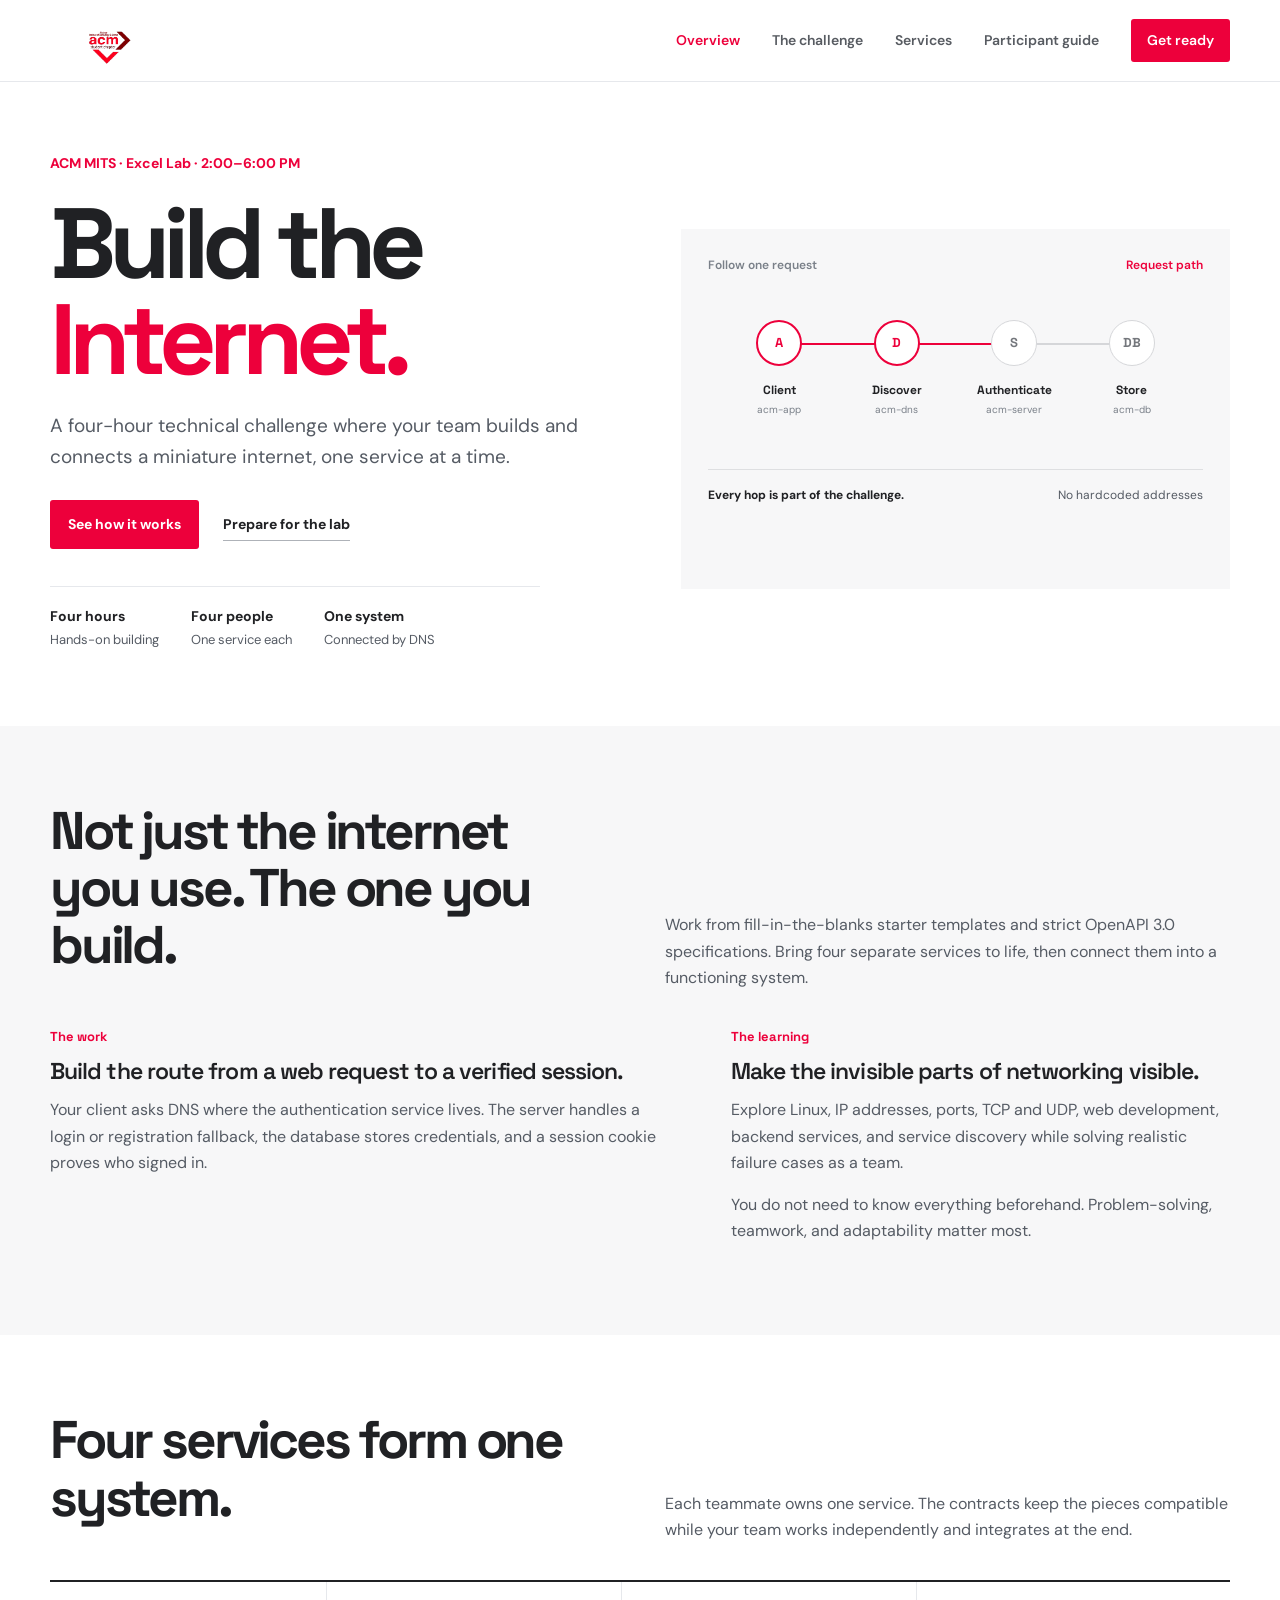
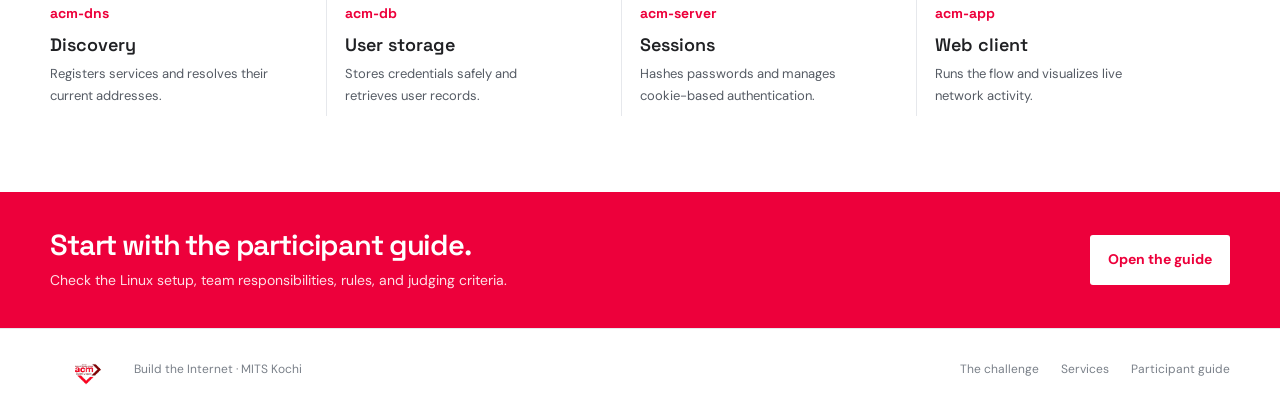
<file: index.html>
<!doctype html>
<html lang="en"><head><meta charset="utf-8"><meta name="viewport" content="width=device-width,initial-scale=1"><meta name="description" content="Build and connect a mini internet in a four-hour, hands-on networking challenge at MITS Kochi."><title>Build the Internet | ACM MITS</title><link rel="icon" href="acm_logo.png"><link rel="stylesheet" href="site.css"></head><body>
<header class="masthead"><div class="wrap masthead-inner"><a class="brand" href="index.html" aria-label="Build the Internet home"><img src="acm_logo.png" alt="ACM Student Chapter, MITS"></a><nav class="nav" aria-label="Main navigation"><a href="index.html" aria-current="page">Overview</a><a href="experience.html">The challenge</a><a href="services.html">Services</a><a href="participants.html">Participant guide</a><a class="nav-action" href="participants.html#prepare">Get ready</a></nav></div></header>
<main><section class="wrap hero"><div class="hero-copy"><p class="context">ACM MITS · Excel Lab · 2:00–6:00 PM</p><h1>Build the <span class="red">Internet.</span></h1><p class="hero-lead">A four-hour technical challenge where your team builds and connects a miniature internet, one service at a time.</p><div class="hero-acts"><a class="button" href="experience.html">See how it works</a><a class="underlink" href="participants.html">Prepare for the lab</a></div><div class="facts"><div class="fact"><b>Four hours</b>Hands-on building</div><div class="fact"><b>Four people</b>One service each</div><div class="fact"><b>One system</b>Connected by DNS</div></div></div>
<div class="trace" role="img" aria-label="A request moves from the web client through DNS to authentication and the database"><div class="trace-head"><span>Follow one request</span><span>Request path</span></div><div class="trace-map"><div class="trace-line"></div><div class="trace-stops"><div class="trace-stop active"><i>A</i><b>Client</b><small>acm-app</small></div><div class="trace-stop active"><i>D</i><b>Discover</b><small>acm-dns</small></div><div class="trace-stop"><i>S</i><b>Authenticate</b><small>acm-server</small></div><div class="trace-stop"><i>DB</i><b>Store</b><small>acm-db</small></div></div></div><div class="trace-caption"><strong>Every hop is part of the challenge.</strong><span>No hardcoded addresses</span></div></div></section>
<section class="section soft"><div class="wrap"><div class="intro-row"><h2 class="section-title">Not just the internet you use. The one you build.</h2><p class="section-intro">Work from fill-in-the-blanks starter templates and strict OpenAPI 3.0 specifications. Bring four separate services to life, then connect them into a functioning system.</p></div><div class="story-grid"><div><div class="story-index">The work</div><h3>Build the route from a web request to a verified session.</h3><p>Your client asks DNS where the authentication service lives. The server handles a login or registration fallback, the database stores credentials, and a session cookie proves who signed in.</p></div><div><div class="story-index">The learning</div><h3>Make the invisible parts of networking visible.</h3><p>Explore Linux, IP addresses, ports, TCP and UDP, web development, backend services, and service discovery while solving realistic failure cases as a team.</p><p>You do not need to know everything beforehand. Problem-solving, teamwork, and adaptability matter most.</p></div></div></div></section>
<section class="section"><div class="wrap"><div class="intro-row"><h2 class="section-title">Four services form one system.</h2><p class="section-intro">Each teammate owns one service. The contracts keep the pieces compatible while your team works independently and integrates at the end.</p></div><div class="service-strip"><article class="service-item"><code>acm-dns</code><h3>Discovery</h3><p>Registers services and resolves their current addresses.</p></article><article class="service-item"><code>acm-db</code><h3>User storage</h3><p>Stores credentials safely and retrieves user records.</p></article><article class="service-item"><code>acm-server</code><h3>Sessions</h3><p>Hashes passwords and manages cookie-based authentication.</p></article><article class="service-item"><code>acm-app</code><h3>Web client</h3><p>Runs the flow and visualizes live network activity.</p></article></div></div></section>
<section class="band"><div class="wrap band-inner"><div><h2>Start with the participant guide.</h2><p>Check the Linux setup, team responsibilities, rules, and judging criteria.</p></div><a class="button" href="participants.html">Open the guide</a></div></section></main>
<footer class="footer"><div class="wrap footer-inner"><span class="footer-brand"><img src="acm_logo.png" alt="ACM MITS">Build the Internet · MITS Kochi</span><nav class="footer-links" aria-label="Footer navigation"><a href="experience.html">The challenge</a><a href="services.html">Services</a><a href="participants.html">Participant guide</a></nav></div></footer></body></html>
</file>
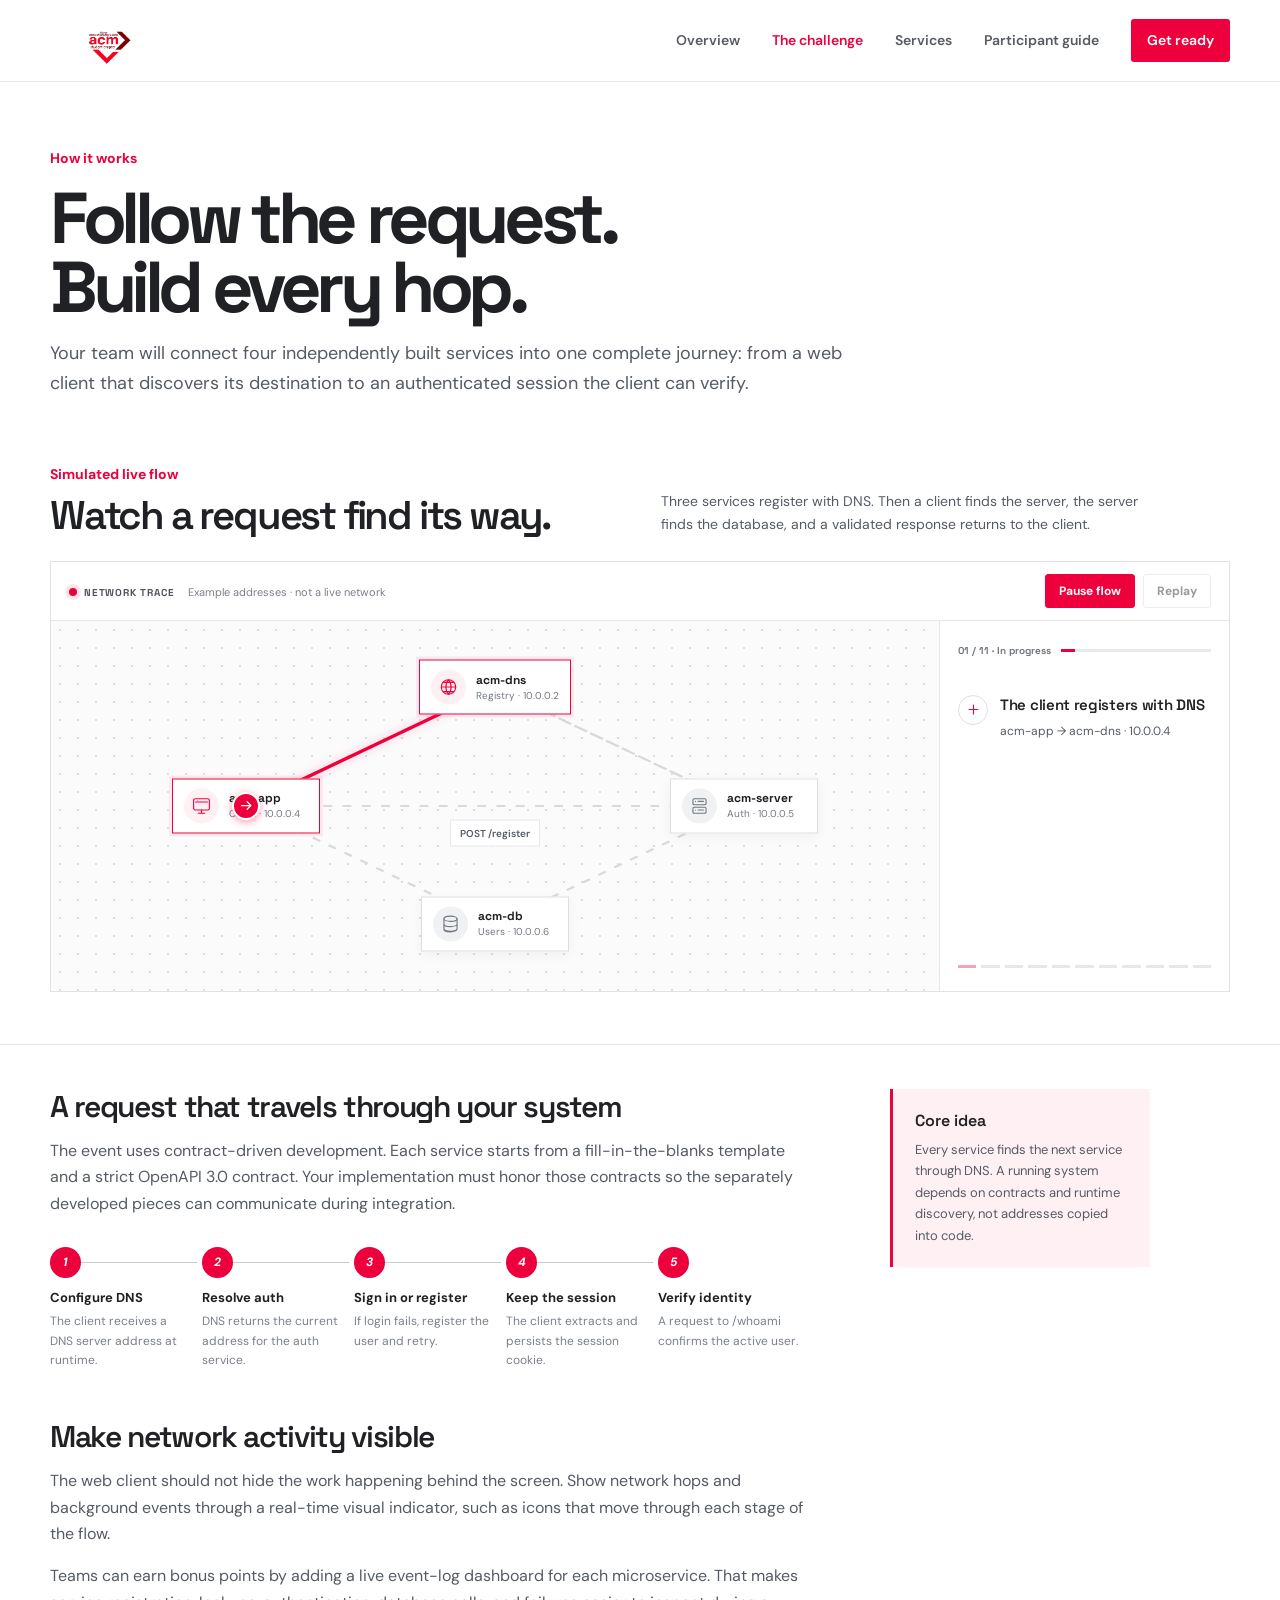
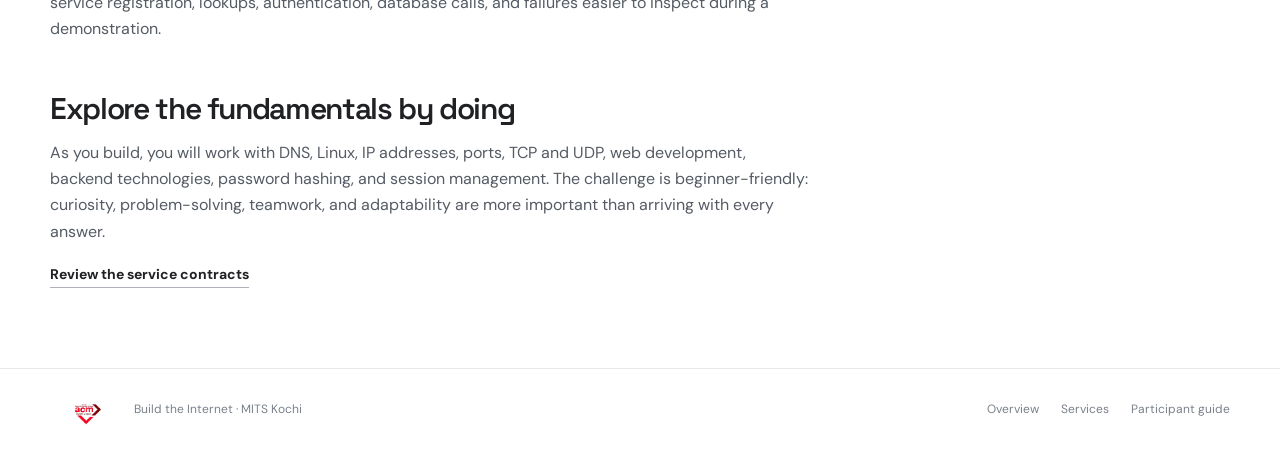
<file: experience.html>
<!doctype html>
<html lang="en"><head><meta charset="utf-8"><meta name="viewport" content="width=device-width,initial-scale=1"><meta name="description" content="Learn how the Build the Internet challenge connects four microservices into a working network flow."><title>The challenge | Build the Internet</title><link rel="icon" href="acm_logo.png"><link rel="stylesheet" href="site.css"></head><body>
<header class="masthead"><div class="wrap masthead-inner"><a class="brand" href="index.html" aria-label="Build the Internet home"><img src="acm_logo.png" alt="ACM Student Chapter, MITS"></a><nav class="nav" aria-label="Main navigation"><a href="index.html">Overview</a><a href="experience.html" aria-current="page">The challenge</a><a href="services.html">Services</a><a href="participants.html">Participant guide</a><a class="nav-action" href="participants.html#prepare">Get ready</a></nav></div></header>
<main><section class="wrap page-intro"><p class="context">How it works</p><h1 class="page-title">Follow the request. Build every hop.</h1><p class="page-lead">Your team will connect four independently built services into one complete journey: from a web client that discovers its destination to an authenticated session the client can verify.</p></section>
<section class="wrap simulation-section" aria-labelledby="simulation-title"><div class="simulation-heading"><div><p class="context">Simulated live flow</p><h2 id="simulation-title">Watch a request find its way.</h2></div><p>Three services register with DNS. Then a client finds the server, the server finds the database, and a validated response returns to the client.</p></div>
<div class="simulation" data-simulation><div class="sim-top"><div><span class="sim-live"><i></i>NETWORK TRACE</span><span class="sim-ip-note">Example addresses · not a live network</span></div><div class="sim-controls"><button class="sim-button sim-play" type="button">Play flow</button><button class="sim-button sim-replay" type="button" disabled>Replay</button></div></div>
<div class="sim-content"><div class="network-map" role="group" aria-label="Animated network map showing the app, DNS, server, and database"><svg class="map-wires" viewBox="0 0 600 360" preserveAspectRatio="none" aria-hidden="true"><path d="M132 180 L300 65 L468 180 L300 295 Z M300 65 L468 180 M132 180 L468 180" fill="none" stroke="#d7d9dd" stroke-width="2" stroke-dasharray="6 7"/><path class="active-wire" d="M132 180 L300 65" fill="none" stroke="#ed003b" stroke-width="3" stroke-linecap="round"/></svg>
<div class="map-node client-node" data-node="client"><div class="node-symbol"><svg viewBox="0 0 32 32" aria-hidden="true"><rect x="4" y="5" width="24" height="17" rx="2.5"/><path d="M11 27h10M16 22v5M7 10h18"/><circle cx="10" cy="8" r=".7" fill="currentColor" stroke="none"/></svg></div><div><strong>acm-app</strong><small>Client · 10.0.0.4</small></div><span class="node-state" aria-hidden="true"></span></div>
<div class="map-node dns-node" data-node="dns"><div class="node-symbol"><svg viewBox="0 0 32 32" aria-hidden="true"><circle cx="16" cy="16" r="11"/><path d="M5 16h22M16 5c3 3 4 7 4 11s-1 8-4 11c-3-3-4-7-4-11s1-8 4-11Z"/><path d="M8 9h16M8 23h16"/></svg></div><div><strong>acm-dns</strong><small>Registry · 10.0.0.2</small></div><span class="node-state" aria-hidden="true"></span></div>
<div class="map-node server-node" data-node="server"><div class="node-symbol"><svg viewBox="0 0 32 32" aria-hidden="true"><rect x="6" y="5" width="20" height="9" rx="2"/><rect x="6" y="18" width="20" height="9" rx="2"/><path d="M10 9h.1M14 9h8M10 22h.1M14 22h8"/></svg></div><div><strong>acm-server</strong><small>Auth · 10.0.0.5</small></div><span class="node-state" aria-hidden="true"></span></div>
<div class="map-node db-node" data-node="db"><div class="node-symbol"><svg viewBox="0 0 32 32" aria-hidden="true"><ellipse cx="16" cy="8" rx="10" ry="4"/><path d="M6 8v16c0 2.2 4.5 4 10 4s10-1.8 10-4V8M6 16c0 2.2 4.5 4 10 4s10-1.8 10-4M6 23c0 2.2 4.5 4 10 4s10-1.8 10-4"/></svg></div><div><strong>acm-db</strong><small>Users · 10.0.0.6</small></div><span class="node-state" aria-hidden="true"></span></div>
<div class="flow-packet" aria-hidden="true"><svg viewBox="0 0 24 24"><path d="M4 12h15m-6-6 6 6-6 6"/></svg></div><div class="map-toast" aria-hidden="true"></div></div>
<div class="sim-log"><div class="sim-progress"><span class="step-count" aria-live="off">Ready to begin</span><div class="progress-track"><i></i></div></div><div class="sim-event" role="status" aria-live="polite"><span class="event-icon"><svg viewBox="0 0 24 24" aria-hidden="true"><path d="M12 5v14M5 12h14"/></svg></span><div><strong>Start the simulation</strong><p>The services will register their addresses before the request begins.</p></div></div><ol class="step-rail" aria-label="Simulation progress"><li></li><li></li><li></li><li></li><li></li><li></li><li></li><li></li><li></li><li></li><li></li></ol></div></div><noscript><p class="sim-fallback">The live animation needs JavaScript. The request sequence is: services register with DNS; the client looks up the server; the server looks up the database; the database returns user data; the server validates it and returns success to the client.</p></noscript></div></section>
<div class="page-rule"></div><section class="wrap body-grid"><article class="article"><h2>A request that travels through your system</h2><p>The event uses contract-driven development. Each service starts from a fill-in-the-blanks template and a strict OpenAPI 3.0 contract. Your implementation must honor those contracts so the separately developed pieces can communicate during integration.</p><div class="flow" aria-label="Request flow, in order"><div class="flow-item"><i class="num">1</i><strong>Configure DNS</strong><span>The client receives a DNS server address at runtime.</span></div><div class="flow-item"><i class="num">2</i><strong>Resolve auth</strong><span>DNS returns the current address for the auth service.</span></div><div class="flow-item"><i class="num">3</i><strong>Sign in or register</strong><span>If login fails, register the user and retry.</span></div><div class="flow-item"><i class="num">4</i><strong>Keep the session</strong><span>The client extracts and persists the session cookie.</span></div><div class="flow-item"><i class="num">5</i><strong>Verify identity</strong><span>A request to /whoami confirms the active user.</span></div></div><h2>Make network activity visible</h2><p>The web client should not hide the work happening behind the screen. Show network hops and background events through a real-time visual indicator, such as icons that move through each stage of the flow.</p><p>Teams can earn bonus points by adding a live event-log dashboard for each microservice. That makes service registration, lookups, authentication, database calls, and failures easier to inspect during a demonstration.</p><h2>Explore the fundamentals by doing</h2><p>As you build, you will work with DNS, Linux, IP addresses, ports, TCP and UDP, web development, backend technologies, password hashing, and session management. The challenge is beginner-friendly: curiosity, problem-solving, teamwork, and adaptability are more important than arriving with every answer.</p><a class="underlink" href="services.html">Review the service contracts</a></article><aside class="aside"><h3>Core idea</h3><p>Every service finds the next service through DNS. A running system depends on contracts and runtime discovery, not addresses copied into code.</p></aside></section></main>
<footer class="footer"><div class="wrap footer-inner"><span class="footer-brand"><img src="acm_logo.png" alt="ACM MITS">Build the Internet · MITS Kochi</span><nav class="footer-links" aria-label="Footer navigation"><a href="index.html">Overview</a><a href="services.html">Services</a><a href="participants.html">Participant guide</a></nav></div></footer><script src="simulation.js" defer></script></body></html>
</file>
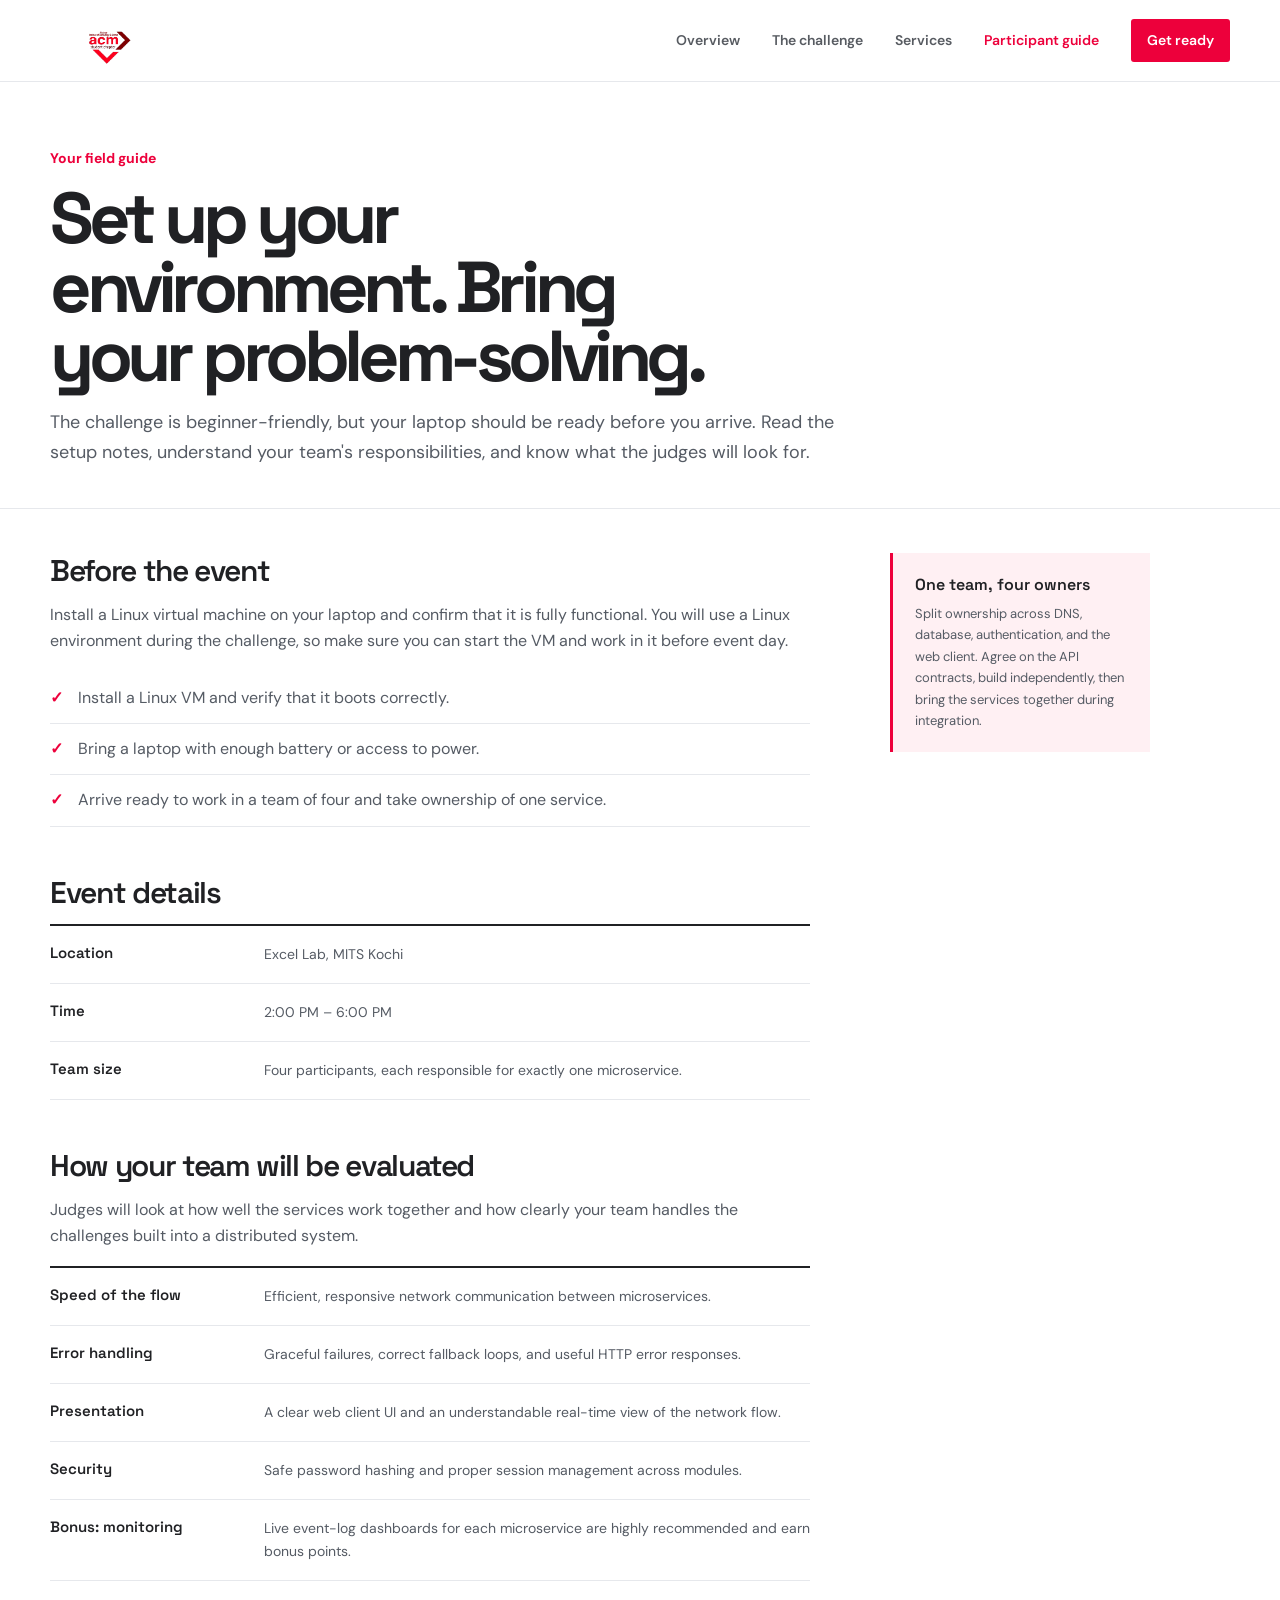
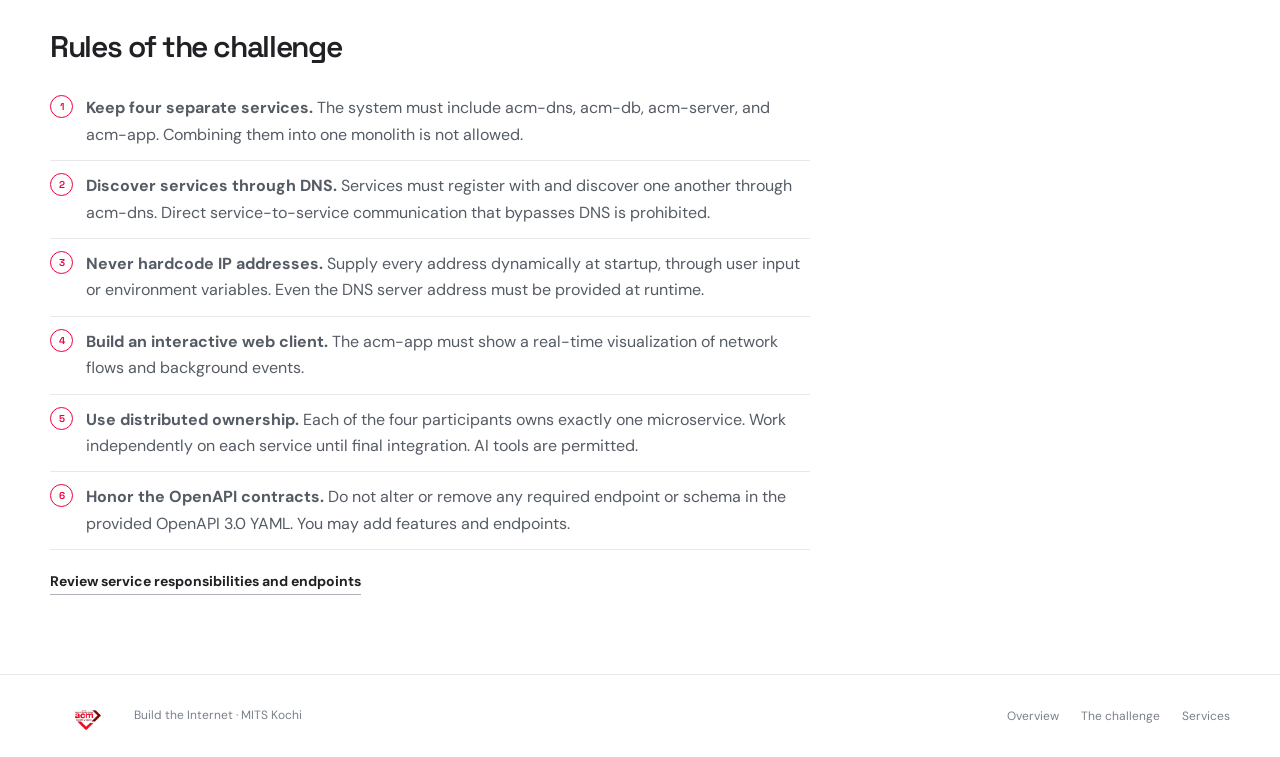
<file: participants.html>
<!doctype html>
<html lang="en"><head><meta charset="utf-8"><meta name="viewport" content="width=device-width,initial-scale=1"><meta name="description" content="Prepare for the Build the Internet challenge with setup guidance, team roles, event details, and evaluation criteria."><title>Participant guide | Build the Internet</title><link rel="icon" href="acm_logo.png"><link rel="stylesheet" href="site.css"></head><body>
<header class="masthead"><div class="wrap masthead-inner"><a class="brand" href="index.html" aria-label="Build the Internet home"><img src="acm_logo.png" alt="ACM Student Chapter, MITS"></a><nav class="nav" aria-label="Main navigation"><a href="index.html">Overview</a><a href="experience.html">The challenge</a><a href="services.html">Services</a><a href="participants.html" aria-current="page">Participant guide</a><a class="nav-action" href="#prepare">Get ready</a></nav></div></header>
<main><section class="wrap page-intro"><p class="context">Your field guide</p><h1 class="page-title">Set up your environment. Bring your problem-solving.</h1><p class="page-lead">The challenge is beginner-friendly, but your laptop should be ready before you arrive. Read the setup notes, understand your team's responsibilities, and know what the judges will look for.</p></section><div class="page-rule"></div><section class="wrap body-grid"><article class="article"><h2 id="prepare">Before the event</h2><p>Install a Linux virtual machine on your laptop and confirm that it is fully functional. You will use a Linux environment during the challenge, so make sure you can start the VM and work in it before event day.</p><ul class="ticks"><li>Install a Linux VM and verify that it boots correctly.</li><li>Bring a laptop with enough battery or access to power.</li><li>Arrive ready to work in a team of four and take ownership of one service.</li></ul><h2>Event details</h2><div class="criteria"><div class="criterion"><strong>Location</strong><p>Excel Lab, MITS Kochi</p></div><div class="criterion"><strong>Time</strong><p>2:00 PM – 6:00 PM</p></div><div class="criterion"><strong>Team size</strong><p>Four participants, each responsible for exactly one microservice.</p></div></div><h2>How your team will be evaluated</h2><p>Judges will look at how well the services work together and how clearly your team handles the challenges built into a distributed system.</p><div class="criteria"><div class="criterion"><strong>Speed of the flow</strong><p>Efficient, responsive network communication between microservices.</p></div><div class="criterion"><strong>Error handling</strong><p>Graceful failures, correct fallback loops, and useful HTTP error responses.</p></div><div class="criterion"><strong>Presentation</strong><p>A clear web client UI and an understandable real-time view of the network flow.</p></div><div class="criterion"><strong>Security</strong><p>Safe password hashing and proper session management across modules.</p></div><div class="criterion"><strong>Bonus: monitoring</strong><p>Live event-log dashboards for each microservice are highly recommended and earn bonus points.</p></div></div><h2 id="rules">Rules of the challenge</h2><ol class="ticks rules"><li><strong>Keep four separate services.</strong> The system must include acm-dns, acm-db, acm-server, and acm-app. Combining them into one monolith is not allowed.</li><li><strong>Discover services through DNS.</strong> Services must register with and discover one another through acm-dns. Direct service-to-service communication that bypasses DNS is prohibited.</li><li><strong>Never hardcode IP addresses.</strong> Supply every address dynamically at startup, through user input or environment variables. Even the DNS server address must be provided at runtime.</li><li><strong>Build an interactive web client.</strong> The acm-app must show a real-time visualization of network flows and background events.</li><li><strong>Use distributed ownership.</strong> Each of the four participants owns exactly one microservice. Work independently on each service until final integration. AI tools are permitted.</li><li><strong>Honor the OpenAPI contracts.</strong> Do not alter or remove any required endpoint or schema in the provided OpenAPI 3.0 YAML. You may add features and endpoints.</li></ol><a class="underlink" href="services.html">Review service responsibilities and endpoints</a></article><aside class="aside"><h3>One team, four owners</h3><p>Split ownership across DNS, database, authentication, and the web client. Agree on the API contracts, build independently, then bring the services together during integration.</p></aside></section></main>
<footer class="footer"><div class="wrap footer-inner"><span class="footer-brand"><img src="acm_logo.png" alt="ACM MITS">Build the Internet · MITS Kochi</span><nav class="footer-links" aria-label="Footer navigation"><a href="index.html">Overview</a><a href="experience.html">The challenge</a><a href="services.html">Services</a></nav></div></footer></body></html>
</file>
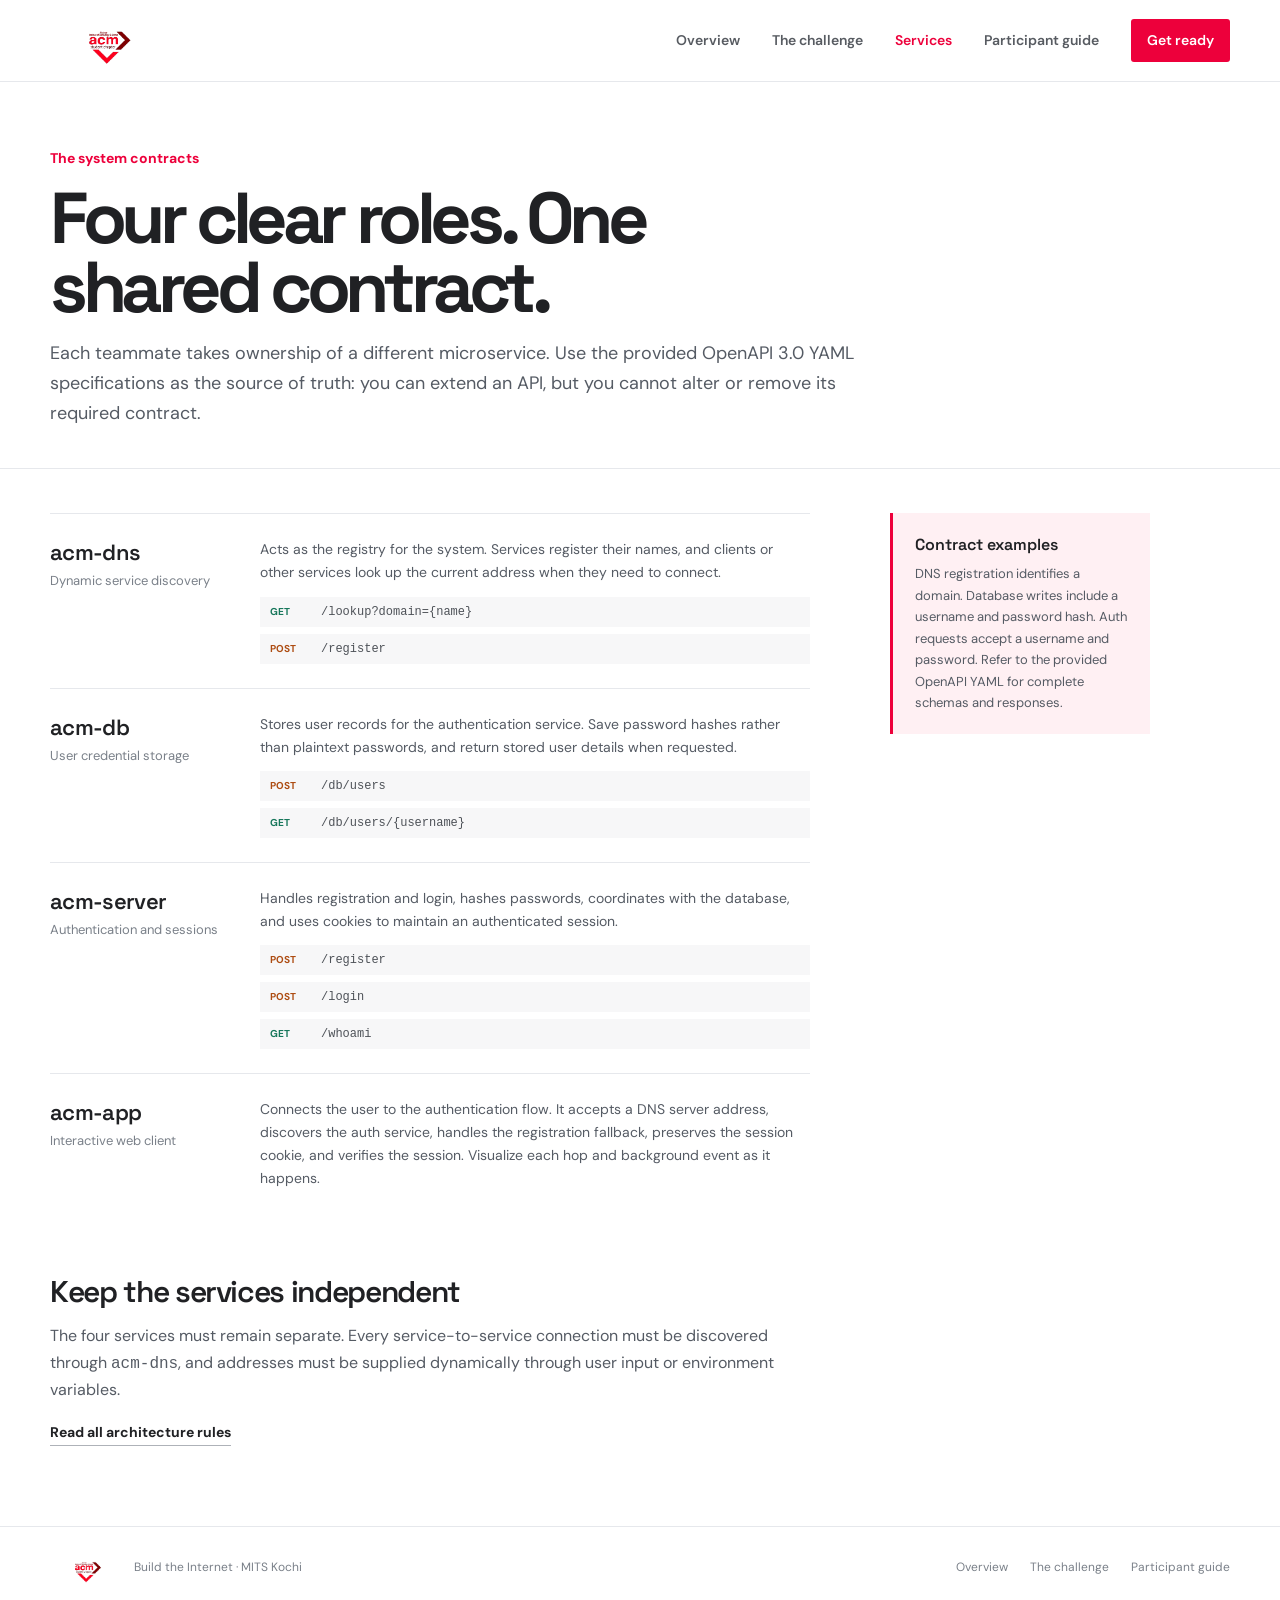
<file: services.html>
<!doctype html>
<html lang="en"><head><meta charset="utf-8"><meta name="viewport" content="width=device-width,initial-scale=1"><meta name="description" content="Explore the responsibilities and API endpoints for the four Build the Internet microservices."><title>Service contracts | Build the Internet</title><link rel="icon" href="acm_logo.png"><link rel="stylesheet" href="site.css"></head><body>
<header class="masthead"><div class="wrap masthead-inner"><a class="brand" href="index.html" aria-label="Build the Internet home"><img src="acm_logo.png" alt="ACM Student Chapter, MITS"></a><nav class="nav" aria-label="Main navigation"><a href="index.html">Overview</a><a href="experience.html">The challenge</a><a href="services.html" aria-current="page">Services</a><a href="participants.html">Participant guide</a><a class="nav-action" href="participants.html#prepare">Get ready</a></nav></div></header>
<main><section class="wrap page-intro"><p class="context">The system contracts</p><h1 class="page-title">Four clear roles. One shared contract.</h1><p class="page-lead">Each teammate takes ownership of a different microservice. Use the provided OpenAPI 3.0 YAML specifications as the source of truth: you can extend an API, but you cannot alter or remove its required contract.</p></section><div class="page-rule"></div><section class="wrap body-grid"><article class="article"><div class="service-record"><div><h3>acm-dns</h3><div class="desc">Dynamic service discovery</div></div><div><p>Acts as the registry for the system. Services register their names, and clients or other services look up the current address when they need to connect.</p><div class="endpoint-list"><div class="endpoint"><span class="verb">GET</span><span>/lookup?domain={name}</span></div><div class="endpoint"><span class="verb post">POST</span><span>/register</span></div></div></div></div>
<div class="service-record"><div><h3>acm-db</h3><div class="desc">User credential storage</div></div><div><p>Stores user records for the authentication service. Save password hashes rather than plaintext passwords, and return stored user details when requested.</p><div class="endpoint-list"><div class="endpoint"><span class="verb post">POST</span><span>/db/users</span></div><div class="endpoint"><span class="verb">GET</span><span>/db/users/{username}</span></div></div></div></div>
<div class="service-record"><div><h3>acm-server</h3><div class="desc">Authentication and sessions</div></div><div><p>Handles registration and login, hashes passwords, coordinates with the database, and uses cookies to maintain an authenticated session.</p><div class="endpoint-list"><div class="endpoint"><span class="verb post">POST</span><span>/register</span></div><div class="endpoint"><span class="verb post">POST</span><span>/login</span></div><div class="endpoint"><span class="verb">GET</span><span>/whoami</span></div></div></div></div>
<div class="service-record"><div><h3>acm-app</h3><div class="desc">Interactive web client</div></div><div><p>Connects the user to the authentication flow. It accepts a DNS server address, discovers the auth service, handles the registration fallback, preserves the session cookie, and verifies the session. Visualize each hop and background event as it happens.</p></div></div>
<h2>Keep the services independent</h2><p>The four services must remain separate. Every service-to-service connection must be discovered through <code>acm-dns</code>, and addresses must be supplied dynamically through user input or environment variables.</p><a class="underlink" href="participants.html#rules">Read all architecture rules</a></article><aside class="aside"><h3>Contract examples</h3><p>DNS registration identifies a domain. Database writes include a username and password hash. Auth requests accept a username and password. Refer to the provided OpenAPI YAML for complete schemas and responses.</p></aside></section></main>
<footer class="footer"><div class="wrap footer-inner"><span class="footer-brand"><img src="acm_logo.png" alt="ACM MITS">Build the Internet · MITS Kochi</span><nav class="footer-links" aria-label="Footer navigation"><a href="index.html">Overview</a><a href="experience.html">The challenge</a><a href="participants.html">Participant guide</a></nav></div></footer></body></html>
</file>
<file: site.css>
@import url('https://fonts.googleapis.com/css2?family=DM+Sans:wght@400;500;600;700&family=Space+Grotesk:wght@500;600;700&display=swap');
:root{--paper:#fff;--ink:#202124;--sub:#555b64;--muted:#7a8089;--line:#e6e8ec;--red:#ed003b;--red-dark:#a5002d;--blush:#fff0f3;--soft:#f7f7f8;--display:'Space Grotesk',sans-serif;--body:'DM Sans',sans-serif}
*{box-sizing:border-box}html{scroll-behavior:smooth}body{margin:0;background:var(--paper);color:var(--ink);font:16px/1.65 var(--body);-webkit-font-smoothing:antialiased}a{color:inherit;text-decoration:none}a:focus-visible{outline:3px solid var(--red);outline-offset:4px}.wrap{width:min(1180px,calc(100% - 56px));margin-inline:auto}.masthead{border-bottom:1px solid var(--line);height:82px}.masthead-inner{height:100%;display:flex;align-items:center;justify-content:space-between;gap:24px}.brand{display:flex;align-items:center}.brand img{width:118px;height:48px;object-fit:contain}.nav{display:flex;align-items:center;gap:32px}.nav a{font-size:14px;font-weight:600;color:#575b61}.nav a:hover,.nav a[aria-current=page]{color:var(--red)}.nav .nav-action{background:var(--red);color:#fff;padding:10px 16px;border-radius:3px}.nav .nav-action:hover{background:var(--red-dark);color:#fff}.hero{padding:70px 0 60px;display:grid;grid-template-columns:1.03fr .97fr;gap:48px;align-items:center}.hero-copy{padding-bottom:16px}.context{font-size:14px;font-weight:700;color:var(--red);margin:0 0 21px}.hero h1,.page-title{font:700 clamp(54px,7.8vw,102px)/.96 var(--display);letter-spacing:-.075em;margin:0 0 23px;max-width:9ch}.hero h1 .red{color:var(--red)}.hero-lead{font-size:19px;line-height:1.62;color:var(--sub);max-width:47ch;margin:0 0 28px}.hero-acts{display:flex;align-items:center;gap:24px}.button{display:inline-block;background:var(--red);color:#fff;padding:13px 18px;font-size:14px;font-weight:700;border-radius:3px}.button:hover{background:var(--red-dark)}.underlink{font-size:14px;font-weight:700;border-bottom:1px solid #aeb2b8;padding:4px 0}.facts{display:flex;gap:32px;margin-top:37px;padding-top:19px;border-top:1px solid var(--line);max-width:490px}.fact{font-size:13px;color:var(--sub);line-height:1.5}.fact b{display:block;color:var(--ink);font-size:14px;margin-bottom:3px}.trace{position:relative;padding:27px 27px 25px;background:var(--soft);min-height:360px;overflow:hidden}.trace-head{display:flex;justify-content:space-between;font-size:12px;color:var(--muted);font-weight:600}.trace-head span:last-child{color:var(--red)}.trace-map{position:relative;margin:44px auto 0;max-width:470px}.trace-line{position:absolute;height:2px;top:23px;left:12%;right:12%;background:#d5d6d9}.trace-line:before{content:'';position:absolute;left:0;top:0;width:68%;height:2px;background:var(--red)}.trace-line:after{content:'';position:absolute;left:63%;top:-4px;width:10px;height:10px;border-radius:50%;background:var(--red)}.trace-stops{display:grid;grid-template-columns:repeat(4,1fr);position:relative}.trace-stop{text-align:center;font-size:12px;color:var(--muted)}.trace-stop i{display:grid;place-items:center;margin:0 auto 16px;width:46px;height:46px;border:1px solid #d6d7da;border-radius:50%;background:var(--paper);font-style:normal;font:700 13px var(--display);color:#74777c;position:relative;z-index:1}.trace-stop.active i{border:2px solid var(--red);color:var(--red)}.trace-stop b{display:block;font:700 12px var(--display);color:var(--ink)}.trace-stop small{display:block;font-size:10px;margin-top:4px}.trace-caption{margin:51px 0 0;padding:16px 0 0;border-top:1px solid #dedfe1;display:flex;justify-content:space-between;gap:15px;font-size:12px;color:var(--sub)}.trace-caption strong{color:var(--ink)}.section{padding:76px 0}.section.soft{background:var(--soft)}.section-title{font:700 clamp(34px,4.3vw,53px)/1.08 var(--display);letter-spacing:-.06em;margin:0 0 18px;max-width:16ch}.section-intro{color:var(--sub);max-width:64ch;margin:0}.intro-row{display:grid;grid-template-columns:1fr 1fr;gap:50px;align-items:end;margin-bottom:36px}.story-grid{display:grid;grid-template-columns:1.1fr .9fr;gap:70px}.story-grid h3{font:600 23px/1.25 var(--display);letter-spacing:-.04em;margin:0 0 12px}.story-grid p{color:var(--sub);margin:0 0 15px;max-width:58ch}.story-index{font:700 13px var(--display);color:var(--red);margin-bottom:12px}.service-strip{display:grid;grid-template-columns:repeat(4,1fr);border-top:2px solid var(--ink);margin-top:35px}.service-item{padding:18px 18px 10px 0;border-right:1px solid var(--line);margin-right:18px}.service-item:last-child{border:0;margin:0}.service-item code{font:700 14px var(--display);color:var(--red)}.service-item h3{font:600 18px var(--display);margin:7px 0}.service-item p{font-size:13px;color:var(--sub);margin:0;max-width:25ch}.band{background:var(--red);color:#fff;padding:36px 0}.band-inner{display:flex;align-items:center;justify-content:space-between;gap:26px}.band h2{font:600 29px/1.2 var(--display);letter-spacing:-.04em;margin:0 0 6px}.band p{color:#ffe0e7;margin:0;font-size:14px}.band .button{background:white;color:var(--red)}.footer{border-top:1px solid var(--line);padding:26px 0;color:var(--muted);font-size:12px}.footer-inner{display:flex;align-items:center;justify-content:space-between;gap:20px}.footer-brand img{width:75px;height:30px;object-fit:contain;vertical-align:middle;margin-right:9px}.footer-links{display:flex;gap:22px}.footer a:hover{color:var(--red)}
.page-intro{padding:65px 0 40px}.page-intro .context{margin-bottom:14px}.page-title{font-size:clamp(44px,6vw,72px);max-width:14ch;margin-bottom:17px}.page-lead{color:var(--sub);font-size:18px;max-width:67ch;margin:0}.page-rule{height:1px;background:var(--line)}.body-grid{display:grid;grid-template-columns:minmax(0,760px) 260px;gap:80px;padding:44px 0 80px}.article h2{font:600 30px/1.2 var(--display);letter-spacing:-.045em;margin:0 0 13px}.article h2:not(:first-child){margin-top:48px}.article h3{font:600 20px var(--display);letter-spacing:-.03em;margin:0 0 8px}.article p{color:var(--sub);margin:0 0 16px}.aside{height:max-content;background:var(--blush);padding:21px 22px;border-left:3px solid var(--red)}.aside h3{font:600 16px var(--display);margin:0 0 8px}.aside p{color:var(--sub);font-size:13px;margin:0}.flow{display:grid;grid-template-columns:repeat(5,1fr);margin:30px 0 37px}.flow-item{position:relative;padding:0 12px 0 0}.flow-item:not(:last-child):after{content:'';position:absolute;top:15px;left:31px;right:5px;height:1px;background:#c9cbd0}.flow-item .num{position:relative;z-index:1;border-radius:50%;width:31px;height:31px;display:grid;place-items:center;background:var(--red);color:white;font-size:12px;font-weight:700;margin-bottom:12px}.flow-item strong{font-size:13px;line-height:1.3;display:block}.flow-item span{font-size:12px;color:var(--muted);display:block;margin-top:5px}.service-record{display:grid;grid-template-columns:180px 1fr;gap:30px;padding:24px 0;border-top:1px solid var(--line)}.service-record h3{font:600 22px var(--display);margin:0 0 4px}.service-record .desc{font-size:13px;color:var(--muted)}.service-record p{font-size:14px;margin:0 0 12px}.endpoint-list{display:grid;gap:7px}.endpoint{display:flex;gap:12px;background:var(--soft);padding:8px 10px;font:12px ui-monospace,SFMono-Regular,Consolas,monospace;color:#4e5258;overflow-wrap:anywhere}.verb{width:39px;flex:none;font:700 10px var(--body);color:#17775b}.verb.post{color:#ad4c12}.ticks{list-style:none;padding:0;margin:18px 0}.ticks li{padding:12px 0 12px 28px;border-bottom:1px solid var(--line);position:relative;color:var(--sub)}.ticks li:before{content:'✓';position:absolute;left:0;color:var(--red);font-weight:700}.criteria{border-top:2px solid var(--ink)}.criterion{display:grid;grid-template-columns:190px 1fr;gap:24px;padding:17px 0;border-bottom:1px solid var(--line)}.criterion strong{font:600 15px var(--display)}.criterion p{font-size:14px;margin:0}
.endpoint small{display:block;color:var(--muted);font:11px/1.45 var(--body);margin-top:3px}.ticks.rules{counter-reset:rule}.ticks.rules li{padding-left:36px}.ticks.rules li:before{counter-increment:rule;content:counter(rule);width:21px;height:21px;display:grid;place-items:center;border:1px solid var(--red);border-radius:50%;font:600 10px var(--display);top:12px}
@media(max-width:800px){.hero{grid-template-columns:1fr;gap:35px;padding-top:54px}.hero h1{max-width:10ch}.trace{min-height:310px}.body-grid{gap:30px}.service-strip{grid-template-columns:repeat(2,1fr)}.service-item:nth-child(2){border-right:0}.intro-row{gap:25px}}
@media(max-width:600px){.wrap{width:calc(100% - 36px)}.masthead{height:auto;min-height:68px}.masthead-inner{align-items:center}.brand img{width:94px;height:40px}.nav{gap:13px}.nav a{font-size:11px}.nav a:nth-child(2){display:none}.nav .nav-action{padding:8px 10px}.hero{padding:45px 0 40px}.hero h1{font-size:58px}.hero-lead{font-size:17px}.facts{gap:16px;flex-wrap:wrap}.trace{padding:20px 13px;min-height:290px}.trace-map{margin-top:48px}.trace-stop i{width:38px;height:38px}.trace-stop{font-size:10px}.trace-stop b{font-size:10px}.trace-caption{margin-top:39px;font-size:10px}.section{padding:52px 0}.intro-row,.story-grid{grid-template-columns:1fr;gap:18px}.section-title{font-size:37px}.service-strip{grid-template-columns:1fr 1fr}.service-item{margin-right:12px;padding-right:8px}.band-inner{align-items:flex-start;flex-direction:column}.page-intro{padding:45px 0 30px}.page-title{font-size:47px}.page-lead{font-size:16px}.body-grid{grid-template-columns:1fr;padding:30px 0 58px}.aside{grid-row:1}.flow{grid-template-columns:1fr;gap:8px}.flow-item{padding:4px 0 5px 43px;min-height:47px}.flow-item .num{position:absolute;left:0;top:2px}.flow-item:not(:last-child):after{top:32px;left:15px;width:1px;height:24px}.service-record{grid-template-columns:1fr;gap:10px}.criterion{grid-template-columns:1fr;gap:3px}.footer-inner{align-items:flex-start;flex-direction:column}.footer-links{gap:15px;flex-wrap:wrap}}
@media(prefers-reduced-motion:reduce){html{scroll-behavior:auto}}
.simulation-section{padding:24px 0 52px}.simulation-heading{display:grid;grid-template-columns:1fr 1fr;align-items:end;gap:42px;margin-bottom:23px}.simulation-heading .context{margin-bottom:8px}.simulation-heading h2{font:600 clamp(27px,3.5vw,40px)/1.1 var(--display);letter-spacing:-.055em;margin:0}.simulation-heading>p{max-width:48ch;color:var(--sub);font-size:14px;margin:0 0 2px}.simulation{border:1px solid #e1e2e5;background:#fff}.sim-top{min-height:58px;padding:12px 18px;display:flex;align-items:center;justify-content:space-between;gap:15px;border-bottom:1px solid var(--line)}.sim-live{font:700 10px var(--display);letter-spacing:.08em;color:#51565e}.sim-live i{display:inline-block;width:8px;height:8px;margin-right:7px;background:#bfc3c9;border-radius:50%;vertical-align:0}.simulation.is-running .sim-live i{background:var(--red);box-shadow:0 0 0 4px #ed003b18}.simulation.is-done .sim-live i{background:#18834e;box-shadow:0 0 0 4px #18834e18}.sim-ip-note{color:var(--muted);font-size:11px;margin-left:14px}.sim-controls{display:flex;gap:8px}.sim-button{appearance:none;border:1px solid #d4d6da;background:white;color:var(--ink);border-radius:3px;padding:8px 13px;font:700 12px var(--body);cursor:pointer;transition:background .18s,color .18s,border-color .18s}.sim-button:hover:not(:disabled){border-color:var(--red);color:var(--red)}.sim-button:focus-visible{outline:3px solid #ed003b55;outline-offset:2px}.sim-button.sim-play{background:var(--red);border-color:var(--red);color:#fff}.sim-button.sim-play:hover:not(:disabled){background:var(--red-dark);color:white}.sim-button:disabled{opacity:.45;cursor:not-allowed}.sim-content{display:grid;grid-template-columns:minmax(0,1fr) 290px;min-height:370px}.network-map{position:relative;min-height:370px;overflow:hidden;background-color:#fbfbfc;background-image:radial-gradient(#dcdee2 .8px,transparent .8px);background-size:18px 18px}.map-wires{position:absolute;inset:0;width:100%;height:100%}.active-wire{filter:drop-shadow(0 0 4px #ed003b44);}.map-node{position:absolute;z-index:2;display:flex;align-items:center;gap:10px;padding:9px 11px;background:white;border:1px solid #dedfe3;min-width:148px;box-shadow:0 3px 12px #151a220c;transition:border-color .25s,background .25s,box-shadow .25s}.map-node strong{display:block;font:700 12px var(--display);white-space:nowrap}.map-node small{display:block;color:#747982;font-size:10px;white-space:nowrap}.node-symbol{width:35px;height:35px;flex:none;display:grid;place-items:center;background:#f0f1f3;border-radius:50%;color:#727780;transition:color .25s,background .25s}.node-symbol svg{width:21px;height:21px;fill:none;stroke:currentColor;stroke-width:1.7;stroke-linecap:round;stroke-linejoin:round}.map-node.is-active{border-color:var(--red);box-shadow:0 0 0 3px #ed003b12}.map-node.is-active .node-symbol{background:var(--blush);color:var(--red)}.map-node.is-complete .node-symbol{background:#e8f5ed;color:#18834e}.map-node.is-success{border-color:#18834e;box-shadow:0 0 0 4px #18834e15}.map-node.is-success .node-symbol{background:#e8f5ed;color:#18834e}.client-node{left:22%;top:50%}.dns-node{left:50%;top:18%}.server-node{left:78%;top:50%}.db-node{left:50%;top:82%}.client-node,.dns-node,.server-node,.db-node{transform:translate(-50%,-50%)}.node-state{display:none;margin-left:auto;color:#18834e;font-size:13px}.map-node.is-complete .node-state,.map-node.is-success .node-state{display:block}.flow-packet{position:absolute;left:22%;top:50%;z-index:4;width:28px;height:28px;margin:-14px 0 0 -14px;display:grid;place-items:center;border:2px solid white;border-radius:50%;background:var(--red);box-shadow:0 2px 9px #ed003b66;opacity:0;transform:scale(.7);transition:left 1150ms cubic-bezier(.22,1,.36,1),top 1150ms cubic-bezier(.22,1,.36,1),opacity .2s,transform .3s}.flow-packet svg{width:15px;height:15px;stroke:#fff;stroke-width:2;stroke-linecap:round;stroke-linejoin:round;fill:none}.simulation.is-running .flow-packet,.simulation.is-done .flow-packet{opacity:1;transform:scale(1)}.simulation.is-done .flow-packet{background:#18834e;box-shadow:0 2px 10px #18834e66}.map-toast{position:absolute;z-index:3;left:50%;top:50%;transform:translate(-50%,-50%) translateY(27px);padding:6px 9px;background:#fff;border:1px solid var(--line);font:600 10px var(--body);color:#555b64;opacity:0;transition:opacity .2s}.map-toast.show{opacity:1}.sim-log{padding:23px 18px;display:flex;flex-direction:column;border-left:1px solid var(--line)}.sim-progress{display:flex;align-items:center;gap:10px}.step-count{white-space:nowrap;font:700 10px var(--display);color:#747982}.progress-track{height:3px;flex:1;background:#e8e9eb}.progress-track i{display:block;width:0;height:100%;background:var(--red);transition:width .4s ease}.sim-event{display:grid;grid-template-columns:31px 1fr;gap:11px;align-items:start;margin-top:38px;min-height:90px}.event-icon{width:30px;height:30px;border:1px solid #dedfe3;border-radius:50%;display:grid;place-items:center;color:var(--red)}.event-icon svg{width:15px;height:15px;fill:none;stroke:currentColor;stroke-width:1.8;stroke-linecap:round;stroke-linejoin:round}.sim-event strong{display:block;font:600 15px/1.35 var(--display);letter-spacing:-.02em}.sim-event p{font-size:12px;color:var(--sub);line-height:1.55;margin:7px 0 0}.sim-event.is-success .event-icon{background:#e8f5ed;border-color:#b9dfc7;color:#18834e}.sim-event.is-success strong{color:#167343}.step-rail{list-style:none;margin:auto 0 0;padding:20px 0 0;display:flex;gap:5px}.step-rail li{width:100%;height:3px;background:#e6e7e9;transition:background .3s}.step-rail li.is-done{background:var(--red)}.step-rail li.is-current{background:#f5a2b4}.simulation.is-done .step-rail li{background:#18834e}.sim-fallback{padding:14px 18px;color:var(--sub);font-size:13px}.simulation[hidden],.sim-fallback{display:none}
@media(max-width:800px){.simulation-heading{grid-template-columns:1fr;gap:13px}.sim-content{grid-template-columns:1fr}.sim-log{min-height:220px;border-left:0;border-top:1px solid var(--line)}.sim-event{margin-top:21px;min-height:70px}.step-rail{margin-top:20px}.network-map{min-height:360px}}
@media(max-width:520px){.simulation-section{padding:10px 0 35px}.simulation-heading h2{font-size:30px}.sim-top{align-items:flex-start;flex-direction:column;padding:13px}.sim-controls{width:100%}.sim-button{flex:1}.sim-ip-note{display:block;margin:4px 0 0 15px}.network-map{min-height:320px}.map-node{min-width:0;padding:7px;gap:6px}.node-symbol{width:28px;height:28px}.node-symbol svg{width:18px;height:18px}.map-node strong{font-size:10px}.map-node small{font-size:8px}.client-node,.server-node{left:23%}.server-node{left:77%}.dns-node,.db-node{left:50%}.db-node{top:83%}.dns-node{top:18%}.flow-packet{width:24px;height:24px;margin:-12px 0 0 -12px}.flow-packet svg{width:13px;height:13px}.sim-log{padding:19px 14px}.sim-event{margin-top:22px}}
@media(prefers-reduced-motion:reduce){.flow-packet,.active-wire,.map-node,.node-symbol,.progress-track i,.step-rail li,.sim-event,.sim-button{transition-duration:.01ms!important}}
noscript .sim-fallback{display:block}
.flow-packet svg{transform:rotate(var(--packet-rotation,0deg));transition:transform .2s}
</file>
